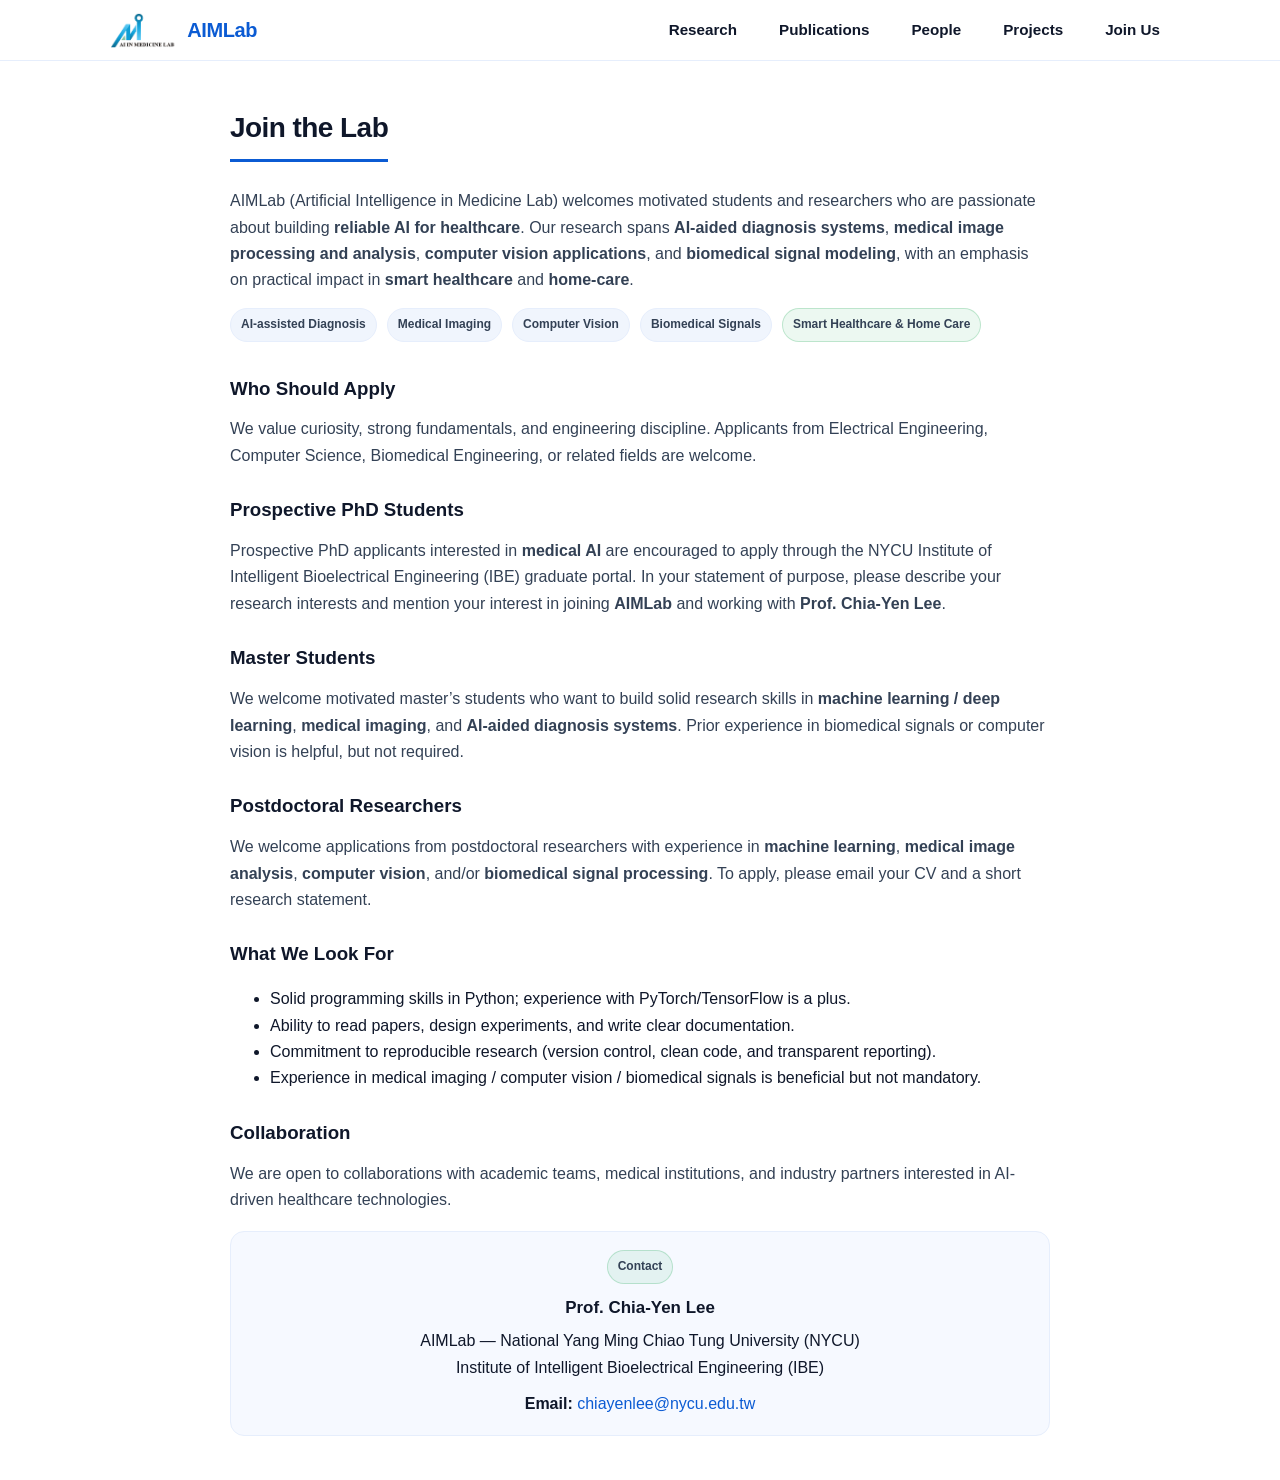
<file: join.html>
<!DOCTYPE html>
<html lang="en">
<head>
  <meta charset="UTF-8">
  <meta name="viewport" content="width=device-width, initial-scale=1.0">
  <title>Join Us | AIMLab</title>
  <link rel="stylesheet" href="assets/css/style.css">
</head>
<body>
  <header>
    <nav>
      <a href="index.html" class="logo">
        <img src="assets/img/lab/aimlab_logo.png" alt="AIMLab logo">
        <span>AIMLab</span>
      </a>

      <button class="nav-toggle" id="navToggle" aria-controls="navLinks" aria-expanded="false">
        ☰ Menu
      </button>

      <ul class="nav-links" id="navLinks">
        <li><a href="research.html">Research</a></li>
        <li><a href="publications.html">Publications</a></li>
        <li><a href="people.html">People</a></li>
        <li><a href="projects.html">Projects</a></li>
        <li><a href="join.html" aria-current="page">Join Us</a></li>
      </ul>
    </nav>
  </header>

  <div class="container" style="max-width: 860px;">
    <h2 class="section-title">Join the Lab</h2>

    <p style="max-width: 900px;">
      AIMLab (Artificial Intelligence in Medicine Lab) welcomes motivated students and researchers
      who are passionate about building <strong>reliable AI for healthcare</strong>.
      Our research spans <strong>AI-aided diagnosis systems</strong>, <strong>medical image processing and analysis</strong>,
      <strong>computer vision applications</strong>, and <strong>biomedical signal modeling</strong>,
      with an emphasis on practical impact in <strong>smart healthcare</strong> and <strong>home-care</strong>.
    </p>

    <div style="margin-top: 14px; display:flex; gap:10px; flex-wrap:wrap;">
      <span class="badge">AI-assisted Diagnosis</span>
      <span class="badge">Medical Imaging</span>
      <span class="badge">Computer Vision</span>
      <span class="badge">Biomedical Signals</span>
      <span class="badge green">Smart Healthcare & Home Care</span>
    </div>

    <h3 style="margin-top:32px;">Who Should Apply</h3>
    <p>
      We value curiosity, strong fundamentals, and engineering discipline.
      Applicants from Electrical Engineering, Computer Science, Biomedical Engineering,
      or related fields are welcome.
    </p>

    <h3 style="margin-top:26px;">Prospective PhD Students</h3>
    <p>
      Prospective PhD applicants interested in <strong>medical AI</strong> are encouraged to apply through
      the NYCU Institute of Intelligent Bioelectrical Engineering (IBE) graduate portal.
      In your statement of purpose, please describe your research interests and mention your interest
      in joining <strong>AIMLab</strong> and working with <strong>Prof. Chia-Yen Lee</strong>.
    </p>

    <h3 style="margin-top:26px;">Master Students</h3>
    <p>
      We welcome motivated master’s students who want to build solid research skills in
      <strong>machine learning / deep learning</strong>, <strong>medical imaging</strong>, and
      <strong>AI-aided diagnosis systems</strong>.
      Prior experience in biomedical signals or computer vision is helpful, but not required.
    </p>

    <h3 style="margin-top:26px;">Postdoctoral Researchers</h3>
    <p>
      We welcome applications from postdoctoral researchers with experience in
      <strong>machine learning</strong>, <strong>medical image analysis</strong>,
      <strong>computer vision</strong>, and/or <strong>biomedical signal processing</strong>.
      To apply, please email your CV and a short research statement.
    </p>

    <h3 style="margin-top:26px;">What We Look For</h3>
    <ul>
      <li>Solid programming skills in Python; experience with PyTorch/TensorFlow is a plus.</li>
      <li>Ability to read papers, design experiments, and write clear documentation.</li>
      <li>Commitment to reproducible research (version control, clean code, and transparent reporting).</li>
      <li>Experience in medical imaging / computer vision / biomedical signals is beneficial but not mandatory.</li>
    </ul>

    <h3 style="margin-top:26px;">Collaboration</h3>
    <p>
      We are open to collaborations with academic teams, medical institutions, and industry partners
      interested in AI-driven healthcare technologies.
    </p>

    <div style="background: var(--bg-soft); padding: 18px; border-radius: 14px; text-align: center; border:1px solid var(--border); margin-top: 18px;">
      <div class="badge green" style="margin-bottom:10px;">Contact</div><br>
      <div style="font-weight:800; font-size: 1.06em; margin-bottom: 6px;">
        Prof. Chia-Yen Lee
      </div>
      <div style="color: var(--text-600); margin-bottom: 10px;">
        AIMLab — National Yang Ming Chiao Tung University (NYCU)<br>
        Institute of Intelligent Bioelectrical Engineering (IBE)
      </div>
      <strong>Email:</strong>
      <a href="mailto:chiayenlee@nycu.edu.tw" style="color:var(--blue-700); text-decoration:none;">
        chiayenlee@nycu.edu.tw
      </a>
    </div>

  </div>

  <script src="js/main.js"></script>
</body>
</html>
</file>
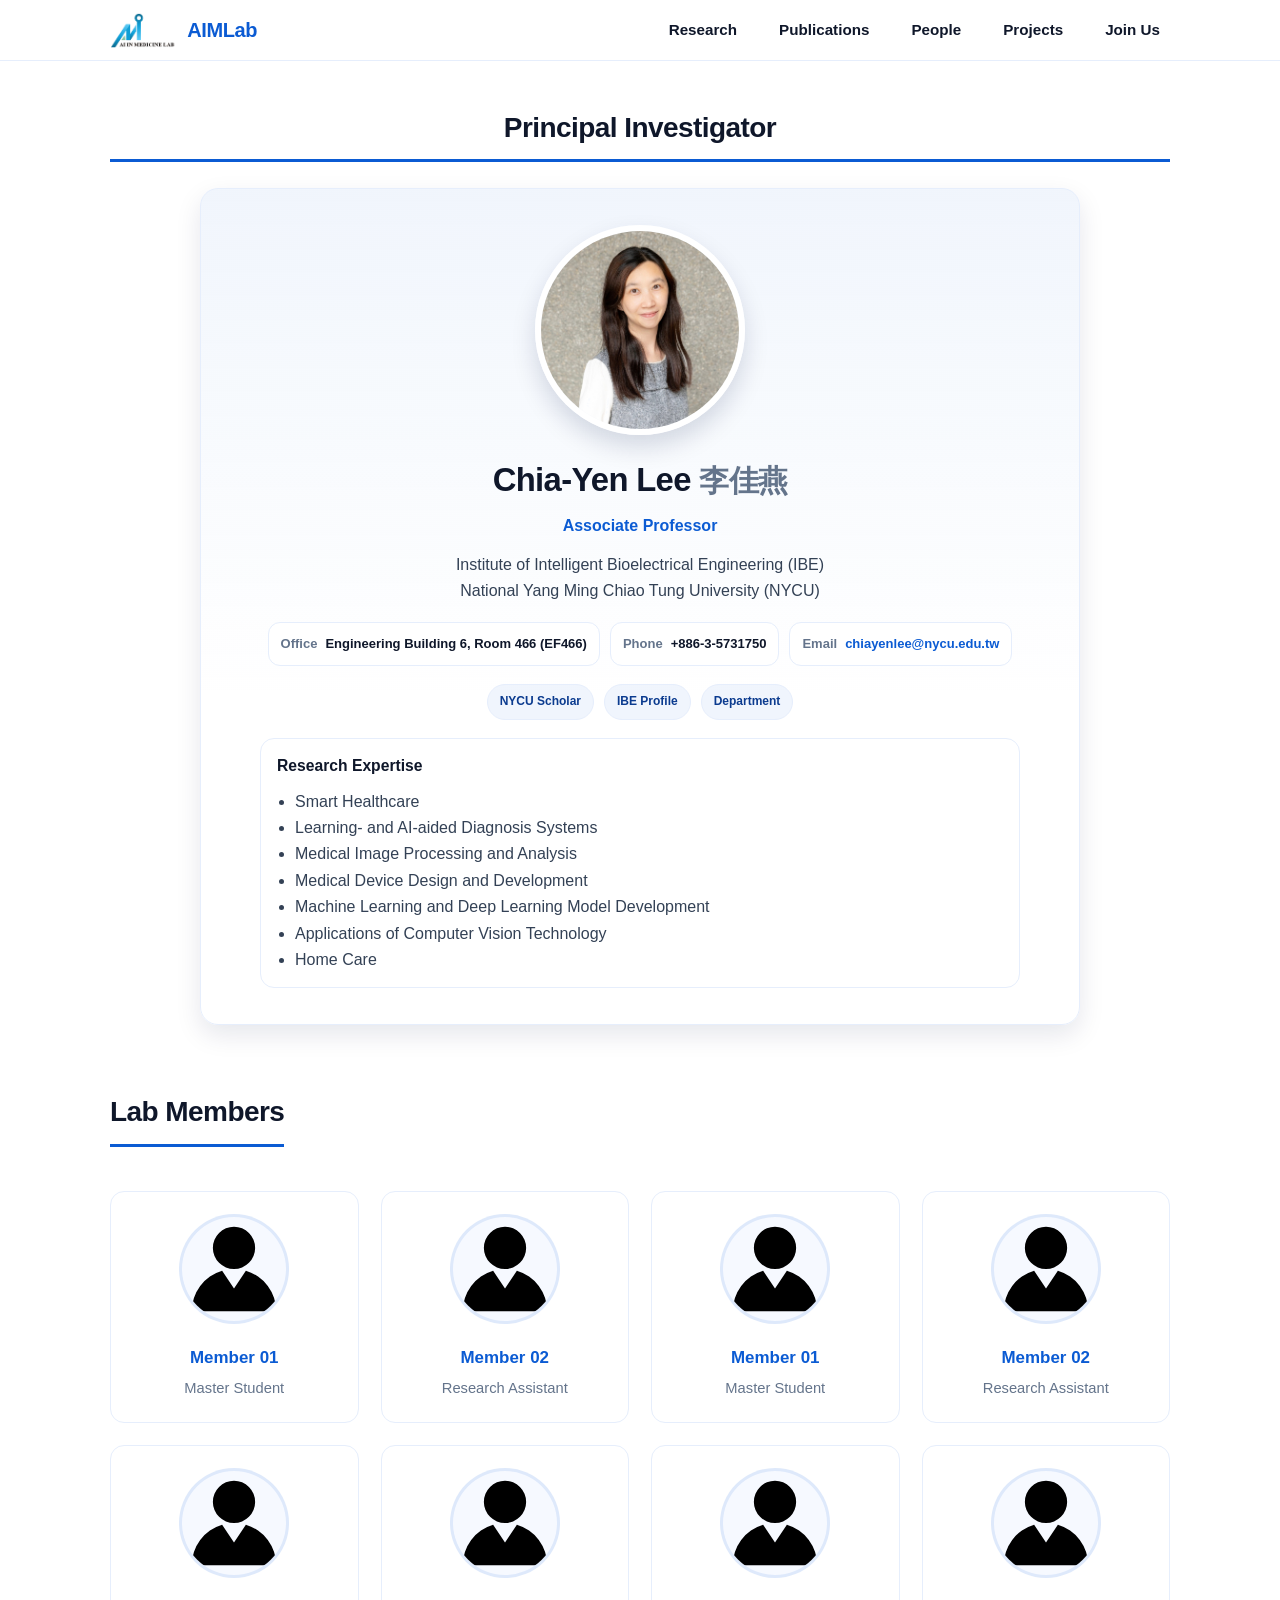
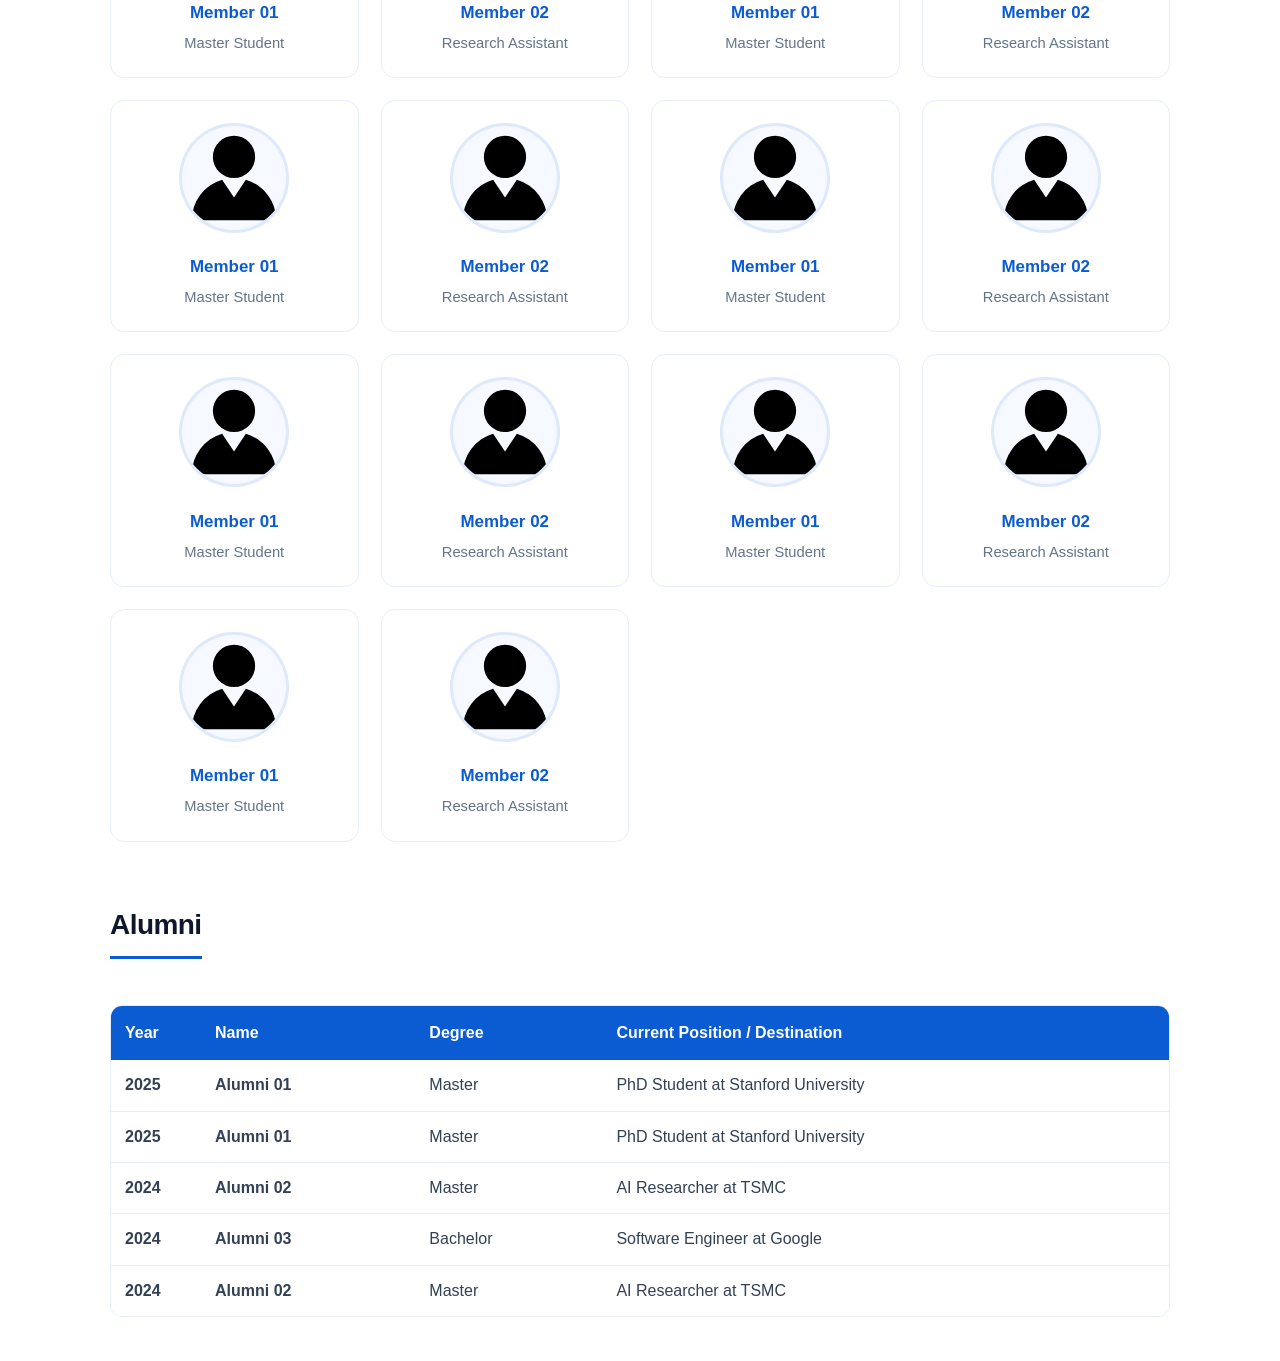
<file: people.html>
<!DOCTYPE html>
<html lang="en">
<head>
  <meta charset="UTF-8">
  <meta name="viewport" content="width=device-width, initial-scale=1.0">
  <title>People | AIMLab</title>
  <link rel="stylesheet" href="assets/css/style.css">
</head>
<body>
  <header>
    <nav>
      <a href="index.html" class="logo">
        <img src="assets/img/lab/aimlab_logo.png" alt="AIMLab logo">
        <span>AIMLab</span>
      </a>

      <button class="nav-toggle" id="navToggle" aria-controls="navLinks" aria-expanded="false">
        ☰ Menu
      </button>

      <ul class="nav-links" id="navLinks">
        <li><a href="research.html">Research</a></li>
        <li><a href="publications.html">Publications</a></li>
        <li><a href="people.html">People</a></li>
        <li><a href="projects.html">Projects</a></li>
        <li><a href="join.html">Join Us</a></li>
      </ul>
    </nav>
  </header>

  <div class="container">
    <h2 class="section-title" style="text-align:center; display:block;">Principal Investigator</h2>
    <div id="people-pi"></div>

    <h2 class="section-title">Lab Members</h2>
    <div id="people-members" class="people-grid"></div>

    <h2 class="section-title" style="margin-top: 60px;">Alumni</h2>
    <div class="alumni-table-container">
      <table class="alumni-table">
        <thead>
          <tr>
            <th>Year</th>
            <th>Name</th>
            <th>Degree</th>
            <th>Current Position / Destination</th>
          </tr>
        </thead>
        <tbody id="alumni-list"></tbody>
      </table>
    </div>
  </div>

  <script src="js/main.js"></script>
</body>
</html>
</file>
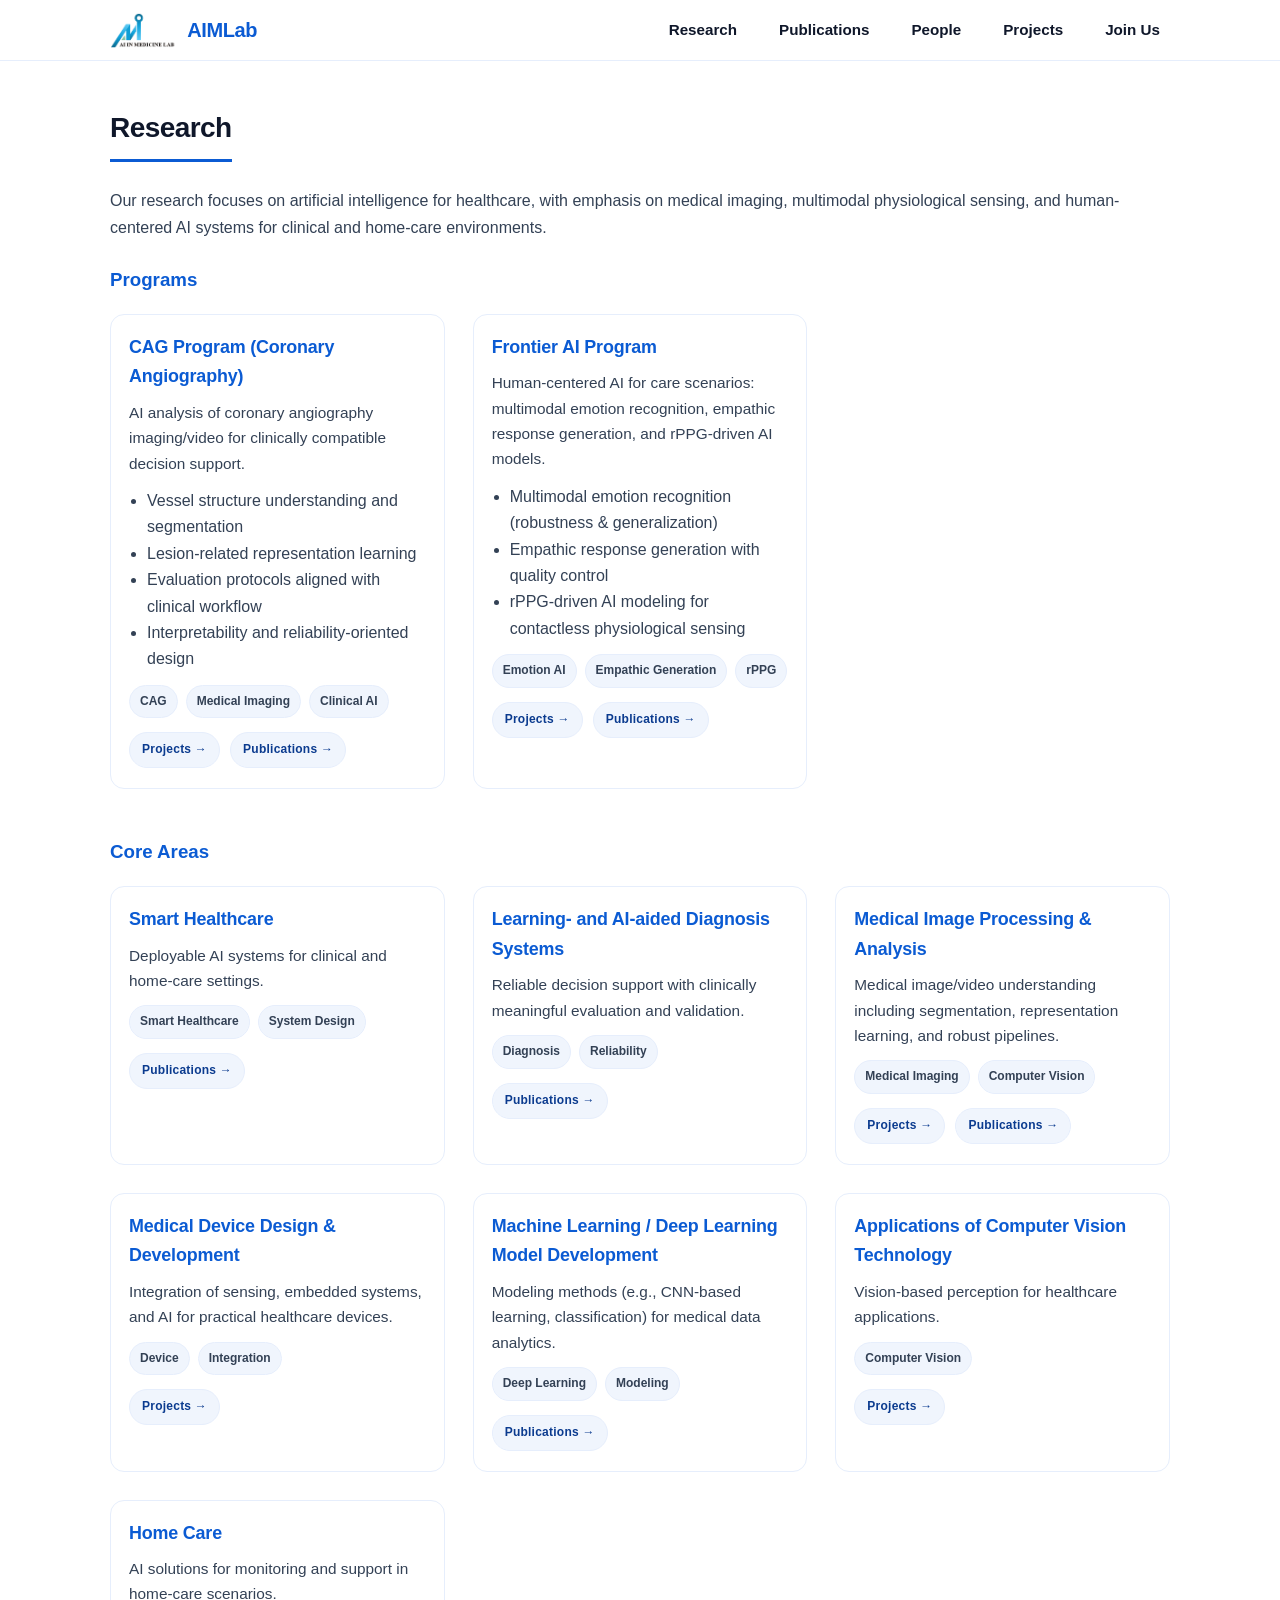
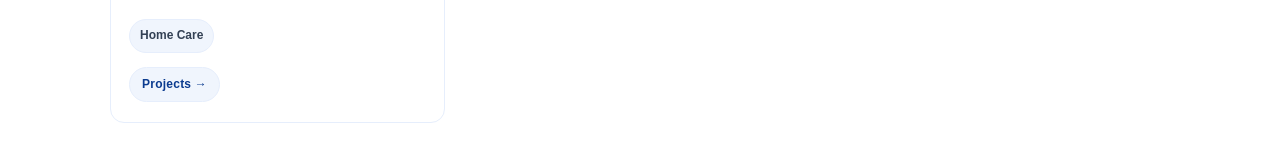
<file: research.html>
<!DOCTYPE html>
<html lang="en">
<head>
  <meta charset="UTF-8">
  <meta name="viewport" content="width=device-width, initial-scale=1.0">
  <title>Research | AIMLab</title>
  <link rel="stylesheet" href="assets/css/style.css">
</head>
<body>
  <header>
    <nav>
      <a href="index.html" class="logo">
        <img src="assets/img/lab/aimlab_logo.png" alt="AIMLab logo">
        <span>AIMLab</span>
      </a>

      <button class="nav-toggle" id="navToggle" aria-controls="navLinks" aria-expanded="false">
        ☰ Menu
      </button>

      <ul class="nav-links" id="navLinks">
        <li><a href="research.html">Research</a></li>
        <li><a href="publications.html">Publications</a></li>
        <li><a href="people.html">People</a></li>
        <li><a href="projects.html">Projects</a></li>
        <li><a href="join.html">Join Us</a></li>
      </ul>
    </nav>
  </header>

  <div class="container">
    <h2 class="section-title">Research</h2>
    <p>
      Our research focuses on artificial intelligence for healthcare, with emphasis on medical imaging, multimodal physiological sensing, and human-centered AI systems for clinical and home-care environments.
    </p>

    <h3 style="color:var(--blue-700); margin-top:24px;">Programs</h3>
    <div id="research-programs" class="grid"></div>

    <h3 style="color:var(--blue-700); margin-top:48px;">Core Areas</h3>
    <div id="research-areas" class="grid"></div>
  </div>

  <script src="js/main.js"></script>
</body>
</html>
</file>
<file: assets/css/style.css>
/* ==========================================================================
   AIMLab - Professional Lab Site (Blue/White + Subtle Green)
   ========================================================================== */

:root{
  --blue-900:#08306b;
  --blue-800:#0b3b8f;
  --blue-700:#0b5bd3;       /* primary */
  --blue-600:#1f74ff;
  --green-600:#16a34a;      /* subtle accent */
  --text-900:#0f172a;
  --text-700:#334155;
  --text-500:#64748b;
  --bg:#ffffff;
  --bg-soft:#f6f9ff;        /* blue-tinted white */
  --card:#ffffff;
  --border:#e6eefc;         /* blue-tinted border */
  --shadow:0 10px 26px rgba(2, 22, 64, 0.10);
  --radius:14px;
  --max-width:1100px;
}

*{ box-sizing:border-box; }
html,body{ margin:0; padding:0; }
body{
  font-family: Inter, -apple-system, BlinkMacSystemFont, "Segoe UI", Roboto, sans-serif;
  line-height:1.65;
  color:var(--text-900);
  background:var(--bg);
  scroll-behavior:smooth;
}

a{ color:inherit; text-decoration:none; }
a:hover{ text-decoration:underline; }

.container{
  max-width:var(--max-width);
  margin:0 auto;
  padding:44px 20px;
}

h1,h2,h3{ margin:0 0 12px; }
p{ margin:0 0 14px; color:var(--text-700); }

.section-title{
  display:inline-block;
  font-size:1.75rem;
  font-weight:800;
  letter-spacing:-0.02em;
  padding-bottom:8px;
  margin-bottom:26px;
  border-bottom:3px solid var(--blue-700);
}

.badge{
  display:inline-flex;
  align-items:center;
  gap:6px;
  padding:6px 10px;
  border-radius:999px;
  border:1px solid var(--border);
  background:rgba(11, 91, 211, 0.06);
  color:var(--text-700);
  font-size:12px;
  font-weight:650;
}

.badge.green{
  background:rgba(22, 163, 74, 0.08);
  border-color:rgba(22, 163, 74, 0.22);
}

hr{
  border:0;
  border-top:1px solid var(--border);
  margin:46px 0;
}

/* ===================== Header / Nav ===================== */
header{
  position:sticky;
  top:0;
  z-index:1000;
  background:rgba(255,255,255,0.92);
  backdrop-filter:blur(12px);
  border-bottom:1px solid var(--border);
}

nav{
  max-width:var(--max-width);
  margin:0 auto;
  display:flex;
  align-items:center;
  justify-content:space-between;
  padding:12px 20px;
  gap:18px;
}

.logo{
  display:flex;
  align-items:center;
  gap:10px;
  font-weight:900;
  font-size:1.25rem;
  color:var(--blue-700);
  letter-spacing:-0.02em;
}

.logo img{ height:36px; width:auto; display:block; }

.nav-links{
  list-style:none;
  display:flex;
  gap:22px;
  margin:0;
  padding:0;
}

.nav-links a{
  font-weight:650;
  font-size:0.95rem;
  color:var(--text-900);
  padding:8px 10px;
  border-radius:10px;
  transition:background .15s, color .15s;
}

.nav-links a:hover{
  color:var(--blue-700);
  background:rgba(11, 91, 211, 0.06);
  text-decoration:none;
}

/* Mobile nav button */
.nav-toggle{
  display:none;
  border:1px solid var(--border);
  background:#fff;
  border-radius:12px;
  padding:10px 12px;
  cursor:pointer;
  font-weight:750;
  color:var(--text-900);
}

.nav-toggle:focus{
  outline:2px solid rgba(11, 91, 211, .35);
  outline-offset:2px;
}

/* Mobile nav panel */
@media (max-width: 860px){
  .nav-toggle{ display:inline-flex; align-items:center; gap:8px; }
  .nav-links{
    display:none;
    position:absolute;
    left:0; right:0;
    top:64px;
    background:#fff;
    border-bottom:1px solid var(--border);
    padding:14px 20px 18px;
    flex-direction:column;
    gap:10px;
  }
  .nav-links.open{ display:flex; }
}

/* ===================== Hero ===================== */
.hero{
  background:linear-gradient(180deg, var(--bg-soft) 0%, #ffffff 68%);
  border-bottom:1px solid var(--border);
  padding:78px 20px;
  text-align:center;
}

.hero h1{
  font-size:2.9rem;
  line-height:1.12;
  letter-spacing:-0.03em;
  color:var(--blue-700);
  margin-bottom:14px;
}

.hero p{
  font-size:1.15rem;
  color:var(--text-500);
  max-width:880px;
  margin:0 auto 18px;
}

.hero .hero-badges{
  display:flex;
  gap:10px;
  justify-content:center;
  flex-wrap:wrap;
  margin-top:14px;
}

/* ===================== Layout helpers ===================== */
.grid{
  display:grid;
  grid-template-columns:repeat(auto-fill, minmax(320px, 1fr));
  gap:28px;
  margin-top:18px;
}

@media (max-width: 900px){
  .grid{ grid-template-columns:1fr; }
}

/* ===================== Cards ===================== */
.card{
  background:var(--card);
  border:1px solid var(--border);
  border-radius:var(--radius);
  overflow:hidden;
  box-shadow: none;
  transition: transform .15s ease, box-shadow .2s ease;
}

.card:hover{
  transform:translateY(-4px);
  box-shadow:var(--shadow);
}

.card img{
  width:100%;
  height:200px;
  object-fit:cover;
  display:block;
  background:var(--bg-soft);
}

.card-content{
  padding:18px 18px 20px;
}

.card-content h3{
  margin:0 0 8px;
  color:var(--blue-700);
  font-size:1.12rem;
  letter-spacing:-0.01em;
}

.card-content p{
  margin:0;
  color:var(--text-700);
  font-size:0.96rem;
}

/* ===================== Publications ===================== */
.pub-list{
  display:flex;
  flex-direction:column;
  gap:16px;
}

.pub-item{
  padding:20px 18px;
  border:1px solid var(--border);
  border-radius:var(--radius);
  background:#fff;
  transition: box-shadow .2s ease, transform .15s ease;
}

.pub-item:hover{
  transform:translateY(-2px);
  box-shadow:var(--shadow);
}

.pub-title{
  font-weight:850;
  font-size:1.1rem;
  color:var(--blue-700);
  display:block;
  margin-bottom:6px;
}

.pub-authors{ color:var(--text-900); font-size:0.95rem; }
.pub-venue{ color:var(--text-500); font-size:0.92rem; font-style:italic; }

.pub-links{
  margin-top:12px;
  display:flex;
  gap:10px;
  flex-wrap:wrap;
}

.pill{
  display:inline-flex;
  align-items:center;
  justify-content:center;
  padding:7px 12px;
  border-radius:999px;
  border:1px solid var(--border);
  background:rgba(11, 91, 211, 0.06);
  font-size:12px;
  font-weight:800;
  letter-spacing:0.02em;
  color:var(--blue-800);
  text-transform:uppercase;
  transition: background .15s, border-color .15s, color .15s;
}

.pill:hover{
  background:rgba(11, 91, 211, 0.12);
  border-color:rgba(11, 91, 211, 0.30);
  text-decoration:none;
}

/* ===================== News ===================== */
.news-item{
  padding:14px 0;
  display:flex;
  gap:18px;
  border-bottom:1px dashed var(--border);
}

.news-date{
  min-width:102px;
  font-weight:850;
  color:var(--blue-700);
  font-size:0.92rem;
}

.news-text{
  color:var(--text-700);
}

/* ===================== People (PI centered + Members auto-expand) ===================== */
#people-pi{
  display:flex;
  justify-content:center;
  width:100%;
  margin: 10px 0 64px;
}

.pi-profile-centered{
  width:100%;
  max-width:880px;
  background:linear-gradient(180deg, rgba(11, 91, 211, 0.06) 0%, rgba(255,255,255,1) 60%);
  border:1px solid var(--border);
  border-radius:18px;
  box-shadow:var(--shadow);
  padding:36px 30px;
  text-align:center;
}

.pi-profile-centered img{
  width:210px;
  height:210px;
  border-radius:50%;
  object-fit:cover;
  border:6px solid #fff;
  box-shadow:0 12px 24px rgba(2,22,64,0.15);
  margin: 0 auto 18px;
  display:block;
}

.pi-name{
  font-size:2.05rem;
  letter-spacing:-0.02em;
  margin:0 0 6px;
  color:var(--text-900);
  font-weight:900;
}

.pi-title{
  margin:0 0 12px;
  color:var(--blue-700);
  font-weight:850;
}

.pi-affil{
  margin:0 0 18px;
  color:var(--text-700);
}

.pi-contact{
  display:flex;
  justify-content:center;
  flex-wrap:wrap;
  gap:10px;
  margin: 14px 0 18px;
}

.contact-chip{
  display:inline-flex;
  align-items:center;
  gap:8px;
  padding:10px 12px;
  border-radius:12px;
  border:1px solid var(--border);
  background:#fff;
  color:var(--text-900);
  font-weight:750;
  font-size:13px;
}

.contact-chip .k{ color:var(--text-500); font-weight:800; }

.pi-links{
  display:flex;
  justify-content:center;
  gap:10px;
  flex-wrap:wrap;
  margin-top: 10px;
}

.pi-links a.pill{ text-transform:none; letter-spacing:0; }

.pi-expertise{
  max-width:760px;
  margin: 18px auto 0;
  text-align:left;
  background:#fff;
  border:1px solid var(--border);
  border-radius:14px;
  padding:14px 16px;
}

.pi-expertise h4{
  margin:0 0 10px;
  font-size:0.98rem;
  color:var(--text-900);
}

.pi-expertise ul{
  margin:0;
  padding-left:18px;
  color:var(--text-700);
}

.people-grid{
  display:grid;
  grid-template-columns: repeat(auto-fill, minmax(220px, 1fr));
  gap:22px;
  margin-top:18px;
}

.member-card{
  background:#fff;
  border:1px solid var(--border);
  border-radius:14px;
  padding:22px 18px;
  text-align:center;
  box-shadow:none;
  transition: transform .15s ease, box-shadow .2s ease;
}

.member-card:hover{
  transform:translateY(-3px);
  box-shadow:var(--shadow);
}

.member-card img{
  width:110px;
  height:110px;
  border-radius:50%;
  object-fit:cover;
  background:var(--bg-soft);
  border:3px solid rgba(11, 91, 211, 0.10);
  margin-bottom:12px;
}

.person-name{
  font-weight:900;
  font-size:1.06rem;
  color:var(--blue-700);
  margin-bottom:4px;
  display:block;
}

.person-role{
  color:var(--text-500);
  font-size:0.92rem;
}

/* Alumni table */
.alumni-table-container{
  width:100%;
  overflow-x:auto;
  margin-top:20px;
  border-radius:12px;
  border:1px solid var(--border);
}

.alumni-table{
  width:100%;
  border-collapse:collapse;
  background:#fff;
}

.alumni-table th{
  background:var(--blue-700);
  color:#fff;
  padding:14px 14px;
  text-align:left;
  font-weight:900;
}

.alumni-table td{
  padding:12px 14px;
  border-bottom:1px solid var(--border);
  color:var(--text-700);
}

.alumni-table tr:last-child td{ border-bottom:none; }
.alumni-table tr:hover{ background:rgba(11, 91, 211, 0.04); }
.alumni-year{ width:90px; font-weight:900; color:var(--text-500); }
.alumni-name{ color:var(--blue-700); font-weight:900; }

/* ===================== Footer ===================== */
footer{
  background:var(--bg-soft);
  border-top:1px solid var(--border);
  padding:58px 20px;
  text-align:center;
  color:var(--text-500);
  font-size:0.92rem;
  line-height:1.85;
  margin-top:72px;
}

/* ===================== Responsive tweaks ===================== */
@media (max-width: 768px){
  .container{ padding:34px 16px; }
  .hero{ padding:64px 16px; }
  .hero h1{ font-size:2.2rem; }
  .hero p{ font-size:1.05rem; }

  .pi-profile-centered{ padding:26px 18px; }
  .pi-profile-centered img{ width:170px; height:170px; }
  .pi-name{ font-size:1.72rem; }
}

/* Global readable wrapping */
p, li, div, h1, h2, h3, h4, span, a {
  overflow-wrap: anywhere;
  word-break: normal;
}

/* ==========================================================================
   Admin Panel Styles
   ========================================================================== */

/* --- Admin Panel Layout --- */
.admin-panel{
  max-width:var(--max-width);
  margin:0 auto;
  padding:28px 20px;
  min-height:100vh;
}

.nav-right{
  display:flex;
  align-items:center;
  gap:12px;
}

.admin-badge{
  font-size:0.78rem;
  font-weight:750;
  color:var(--blue-700);
  background:rgba(11,91,211,0.08);
  border:1px solid rgba(11,91,211,0.18);
  border-radius:8px;
  padding:4px 10px;
  letter-spacing:0.01em;
}

/* --- Login Form --- */
.login-form{
  max-width:380px;
  margin:80px auto;
  padding:36px 28px;
  background:var(--card);
  border:1px solid var(--border);
  border-radius:var(--radius);
  box-shadow:var(--shadow);
}

.login-form h2{
  text-align:center;
  color:var(--blue-700);
  margin-bottom:24px;
  font-weight:900;
}

.form-group{
  margin-bottom:16px;
}

.form-group label{
  display:block;
  margin-bottom:6px;
  font-weight:700;
  font-size:0.92rem;
  color:var(--text-700);
}

.form-group input[type="text"],
.form-group input[type="password"],
.form-group input[type="date"],
.form-group input[type="number"],
.form-group input[type="url"],
.form-group textarea{
  width:100%;
  padding:10px 12px;
  border:1px solid var(--border);
  border-radius:10px;
  font-size:0.95rem;
  font-family:inherit;
  color:var(--text-900);
  background:#fff;
  transition:border-color .15s;
}

.form-group input:focus,
.form-group textarea:focus{
  outline:none;
  border-color:var(--blue-700);
  box-shadow:0 0 0 3px rgba(11,91,211,0.1);
}

.form-group textarea{
  min-height:80px;
  resize:vertical;
}

/* --- Category Navigation --- */
.category-nav{
  display:flex;
  gap:8px;
  flex-wrap:wrap;
  margin-bottom:24px;
}

.category-btn{
  padding:8px 18px;
  border:1px solid var(--border);
  border-radius:999px;
  background:#fff;
  font-size:0.9rem;
  font-weight:700;
  color:var(--text-700);
  cursor:pointer;
  transition:background .15s, color .15s, border-color .15s;
}

.category-btn:hover{
  background:rgba(11,91,211,0.06);
  color:var(--blue-700);
  border-color:rgba(11,91,211,0.2);
}

.category-btn.active{
  background:var(--blue-700);
  color:#fff;
  border-color:var(--blue-700);
}

/* --- Editor Containers --- */
.news-editor,
.people-editor,
.projects-editor,
.publications-editor,
.research-editor{
  background:var(--card);
  border:1px solid var(--border);
  border-radius:var(--radius);
  padding:24px;
}

/* --- Field Groups --- */
.field-group{
  margin-bottom:14px;
}

.field-group label{
  display:block;
  margin-bottom:4px;
  font-weight:700;
  font-size:0.88rem;
  color:var(--text-500);
}

.field-group input[type="text"],
.field-group input[type="password"],
.field-group input[type="date"],
.field-group input[type="number"],
.field-group input[type="url"],
.field-group textarea{
  width:100%;
  padding:8px 10px;
  border:1px solid var(--border);
  border-radius:8px;
  font-size:0.92rem;
  font-family:inherit;
  color:var(--text-900);
  background:#fff;
  transition:border-color .15s;
}

.field-group input:focus,
.field-group textarea:focus{
  outline:none;
  border-color:var(--blue-700);
  box-shadow:0 0 0 3px rgba(11,91,211,0.1);
}

.field-group textarea{
  min-height:60px;
  resize:vertical;
}

/* --- List Items (editor entries) --- */
.list-item{
  padding:16px;
  margin-bottom:12px;
  border:1px solid var(--border);
  border-radius:12px;
  background:var(--bg-soft);
  position:relative;
}

.link-item{
  display:flex;
  gap:8px;
  align-items:center;
  margin-bottom:8px;
}

.link-item input{
  flex:1;
}

/* --- Category-specific item styles --- */
.news-item-editor,
.people-item,
.projects-item,
.publications-item,
.research-item{
  padding:16px;
  margin-bottom:12px;
  border:1px solid var(--border);
  border-radius:12px;
  background:var(--bg-soft);
}

/* --- Buttons --- */
.add-btn{
  display:inline-flex;
  align-items:center;
  gap:6px;
  padding:8px 16px;
  border:1px dashed var(--blue-700);
  border-radius:10px;
  background:rgba(11,91,211,0.04);
  color:var(--blue-700);
  font-weight:700;
  font-size:0.9rem;
  cursor:pointer;
  transition:background .15s;
  margin-top:8px;
}

.add-btn:hover{
  background:rgba(11,91,211,0.1);
}

.delete-btn{
  padding:6px 12px;
  border:1px solid #fca5a5;
  border-radius:8px;
  background:rgba(239,68,68,0.06);
  color:#dc2626;
  font-weight:700;
  font-size:0.85rem;
  cursor:pointer;
  transition:background .15s;
}

.delete-btn:hover{
  background:rgba(239,68,68,0.14);
}

.actions{
  position:sticky;
  bottom:0;
  background:#fff;
  padding:12px 0;
  border-top:1px solid var(--border);
  margin-top:24px;
  z-index:10;
}

.save-btn{
  display:inline-flex;
  align-items:center;
  gap:6px;
  padding:10px 24px;
  border:none;
  border-radius:10px;
  background:var(--blue-700);
  color:#fff;
  font-weight:800;
  font-size:0.95rem;
  cursor:pointer;
  transition:background .15s, opacity .15s;
}

.save-btn:hover{
  background:var(--blue-800);
}

.save-btn:disabled{
  opacity:0.5;
  cursor:not-allowed;
}

.logout-btn{
  padding:8px 16px;
  border:1px solid var(--border);
  border-radius:10px;
  background:#fff;
  color:var(--text-700);
  font-weight:700;
  font-size:0.88rem;
  cursor:pointer;
  transition:background .15s, color .15s;
}

.logout-btn:hover{
  background:rgba(239,68,68,0.06);
  color:#dc2626;
  border-color:#fca5a5;
}

/* --- Messages --- */
.success-message{
  padding:10px 14px;
  border-radius:10px;
  background:rgba(22,163,74,0.08);
  border:1px solid rgba(22,163,74,0.22);
  color:var(--green-600);
  font-weight:700;
  font-size:0.9rem;
  margin-bottom:16px;
}

.error-message{
  padding:10px 14px;
  border-radius:10px;
  background:rgba(239,68,68,0.06);
  border:1px solid #fca5a5;
  color:#dc2626;
  font-weight:700;
  font-size:0.9rem;
  margin-bottom:16px;
}

.error-text{
  color:#dc2626;
  font-size:0.82rem;
  font-weight:600;
  margin-top:4px;
}

/* --- Checkbox / Toggle --- */
.field-group input[type="checkbox"]{
  width:18px;
  height:18px;
  accent-color:var(--blue-700);
  cursor:pointer;
  vertical-align:middle;
  margin-right:6px;
}

/* --- Responsive Admin Panel --- */
@media (max-width: 768px){
  .admin-panel{ padding:20px 12px; }
  .login-form{ margin:40px auto; padding:24px 18px; }
  .category-nav{ gap:6px; }
  .category-btn{ padding:6px 12px; font-size:0.82rem; }
  .news-editor,
  .people-editor,
  .projects-editor,
  .publications-editor,
  .research-editor{ padding:16px 12px; }
  .list-item,
  .news-item-editor,
  .people-item,
  .projects-item,
  .publications-item,
  .research-item{ padding:12px; }
}
</file>
